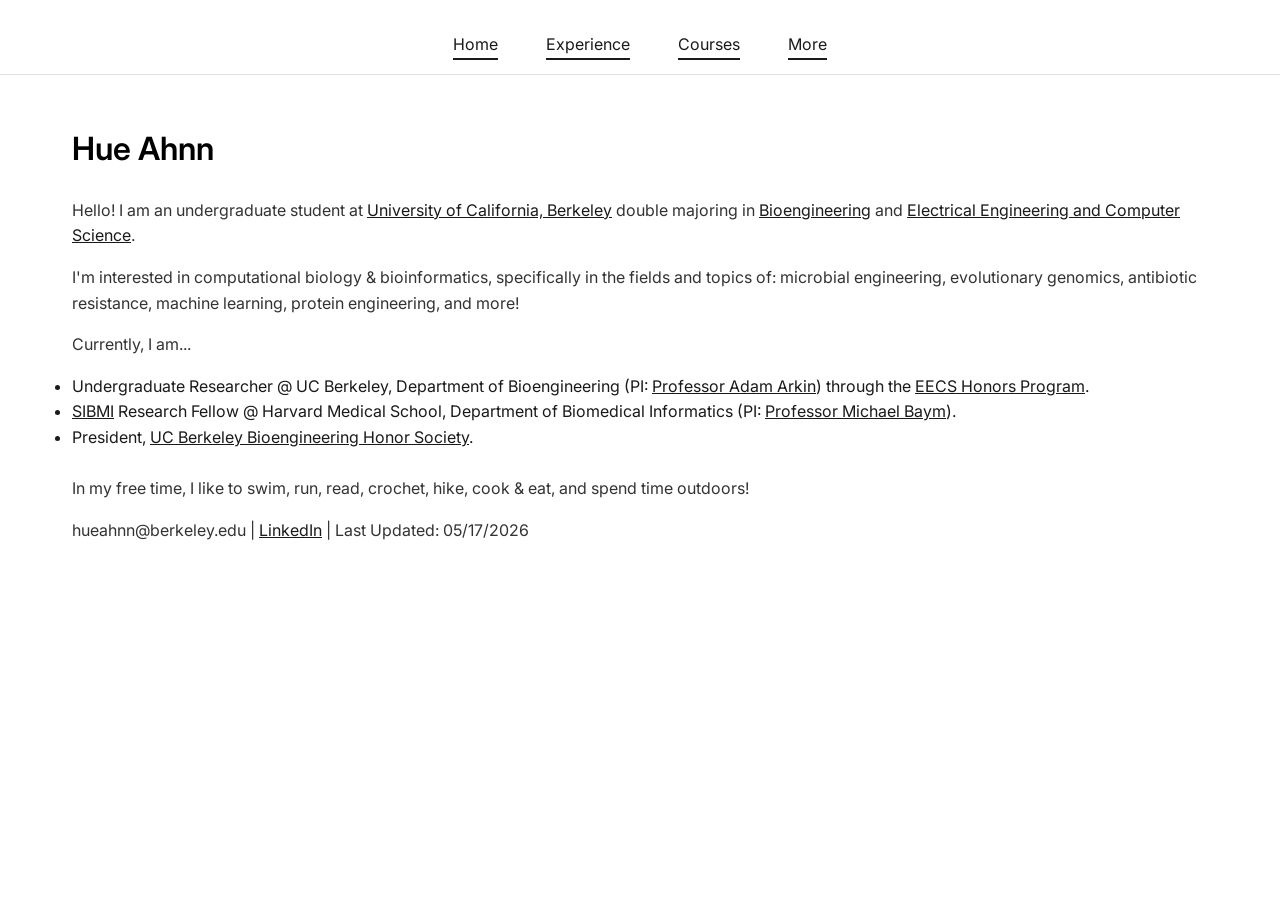
<file: index.html>
<!DOCTYPE html>
<html lang="en">
<head>
    <meta charset="UTF-8">
    <meta name="viewport" content="width=device-width, initial-scale=1.0">
    <title>Hue Ahnn</title>
    <link href="https://fonts.googleapis.com/css2?family=Canadienne+Brusher&family=Inter:wght@300;400;600&display=swap" rel="stylesheet">
    <style>
        * {
            margin: 0;
            padding: 0;
            box-sizing: border-box;
        }
        
        body {
            font-family: 'Inter', sans-serif;
            line-height: 1.6;
            background-color: #ffffff;
            color: #1a1a1a;
        }
        
        header {
            background-color: #ffffff;
            padding: 2rem 0 1rem 0;
            position: sticky;
            top: 0;
            border-bottom: 1px solid #e0e0e0;
        }
        
        .header-content {
            max-width: 1200px;
            margin: 0 auto;
            padding: 0 2rem;
            display: flex;
            flex-direction: column;
            align-items: center;
            gap: 1.5rem;
        }
        
        .site-title {
            font-family: 'Canadienne Brusher', cursive;
            font-size: 3rem;
            color: #1a1a1a;
            text-align: center;
        }
        
        nav ul {
            display: flex;
            list-style: none;
            gap: 3rem;
        }
        
        nav a {
            color: #1a1a1a;
            text-decoration: none;
            font-size: 1rem;
            padding-bottom: 0.25rem;
            border-bottom: 2px solid #1a1a1a;
            transition: color 0.3s, border-color 0.3s;
        }
        
        nav a:hover {
            color: #666666;
            border-bottom-color: #666666;
        }
        
        main {
            max-width: 1200px;
            margin: 3rem auto;
            padding: 0 2rem;
        }
        
        h1 {
            color: #000000;
            margin-bottom: 1.5rem;
            font-weight: 600;
            font-size: 2rem;
        }
        
        h2 {
            color: #1a1a1a;
            margin-top: 2.5rem;
            margin-bottom: 1rem;
            font-weight: 600;
            font-size: 1.5rem;
        }
        
        p {
            color: #333333;
            margin-bottom: 1rem;
        }
        
        .intro-section {
            margin-bottom: 3rem;
        }

        a {
            color: #1a1a1a;
            text-decoration: underline;
        }
        
        a:hover, a:visited:hover {
            color: #666666;
        }
        
        a:visited {
            color: #1a1a1a;
        }
        
        a:active {
          color: #666666; /* Selected link */
          text-decoration: underline;
        }
        
        /* Responsive design for mobile */
        @media (max-width: 768px) {
            .site-title {
                font-size: 2.5rem;
            }
            
            nav ul {
                flex-wrap: wrap;
                justify-content: center;
                gap: 1.5rem;
            }
        }
    </style>
</head>
<body>
    <header>
        <div class="header-content">
            <nav>
                <ul>
                    <li><a href="index.html">Home</a></li>
                    <li><a href="experience.html">Experience</a></li>
                    <li><a href="coursework.html">Courses</a></li>
                    <li><a href="extra.html">More</a></li>
                </ul>
            </nav>
        </div>
    </header>
    
    <main>
        <div class="intro-section">
            <h1>Hue Ahnn</h1>
            <p>Hello! I am an undergraduate student at <a href="https://engineering.berkeley.edu/" target="_blank"><u>University of California, Berkeley</u></a> double majoring in <a href="https://bioeng.berkeley.edu/" target="_blank"><u>Bioengineering</u></a> and <a href="https://eecs.berkeley.edu/" target="_blank"><u>Electrical Engineering and Computer Science</u></a>.</p>
            <p>I'm interested in computational biology & bioinformatics, specifically in the fields and topics of: microbial engineering, evolutionary genomics, antibiotic resistance, machine learning, protein engineering, and more!</p>
            <p>Currently, I am...</p>
                <ul>
                    <li>Undergraduate Researcher @ UC Berkeley, Department of Bioengineering (PI: <a href="https://arkinlab.bio/" target="_blank"><u>Professor Adam Arkin</u></a>) through the <a href="https://eecs.berkeley.edu/resources/undergrads/honors/" target="_blank"><u>EECS Honors Program</u></a>.</li>
                    <li><a href="https://dbmi.hms.harvard.edu/education/sibmi" target="_blank"><u>SIBMI</u></a> Research Fellow @ Harvard Medical School, Department of Biomedical Informatics (PI: <a href="https://baymlab.hms.harvard.edu/" target="_blank"><u>Professor Michael Baym</u></a>).</li>
                    <li>President, <a href="https://bioehs.studentorg.berkeley.edu/" target="_blank"><u>UC Berkeley Bioengineering Honor Society</u></a>.</li>
                </ul>
            <p><br>In my free time, I like to swim, run, read, crochet, hike, cook & eat, and spend time outdoors!</p>

            <p>hueahnn@berkeley.edu | <a href="www.linkedin.com/in/hueahnn" target="_blank">LinkedIn</a> | Last Updated: 05/17/2026</p>
        </div>
    </main>
</body>
</html>
</file>
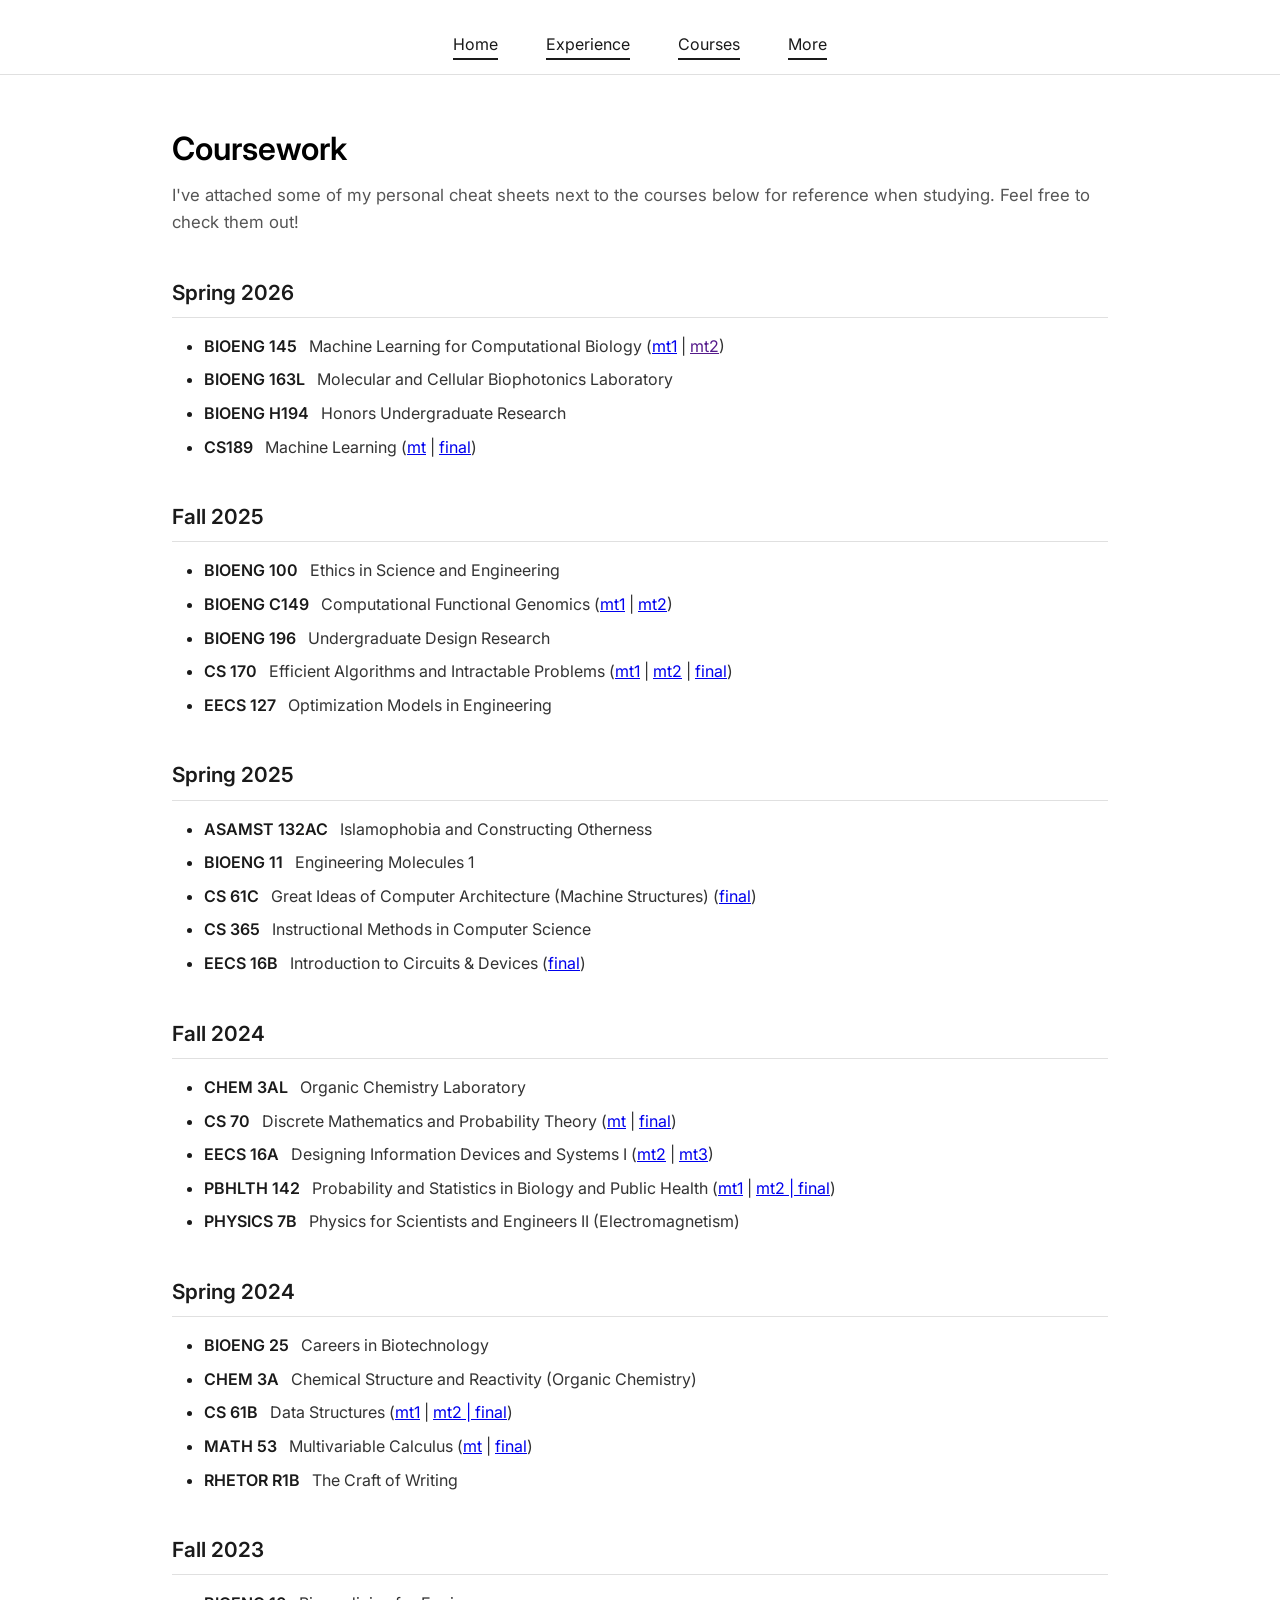
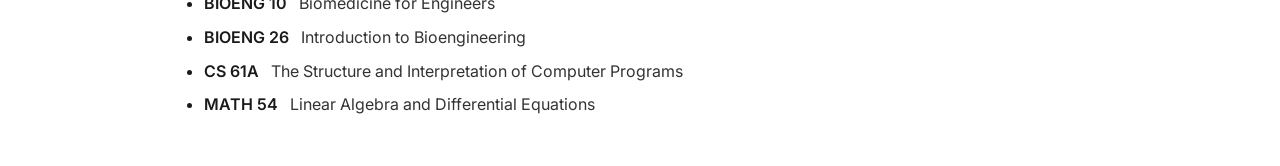
<file: coursework.html>
<!DOCTYPE html>
<html lang="en">
<head>
    <meta charset="UTF-8">
    <meta name="viewport" content="width=device-width, initial-scale=1.0">
    <title>Courses - Hue Ahnn</title>
    <link href="https://fonts.googleapis.com/css2?family=Canadienne+Brusher&family=Inter:wght@300;400;600&display=swap" rel="stylesheet">
    <style>
        * {
            margin: 0;
            padding: 0;
            box-sizing: border-box;
        }
        
        body {
            font-family: 'Inter', sans-serif;
            line-height: 1.6;
            background-color: #ffffff;
            color: #1a1a1a;
        }
        
        header {
            background-color: #ffffff;
            padding: 2rem 0 1rem 0;
            position: sticky;
            top: 0;
            border-bottom: 1px solid #e0e0e0;
        }
        
        .header-content {
            max-width: 1200px;
            margin: 0 auto;
            padding: 0 2rem;
            display: flex;
            flex-direction: column;
            align-items: center;
            gap: 1.5rem;
        }
        
        .site-title {
            font-family: 'Canadienne Brusher', cursive;
            font-size: 3rem;
            color: #1a1a1a;
            text-align: center;
        }
        
        nav ul {
            display: flex;
            list-style: none;
            gap: 3rem;
        }
        
        nav a {
            color: #1a1a1a;
            text-decoration: none;
            font-size: 1rem;
            padding-bottom: 0.25rem;
            border-bottom: 2px solid #1a1a1a;
            transition: color 0.3s, border-color 0.3s;
        }
        
        nav a:hover {
            color: #666666;
            border-bottom-color: #666666;
        }
        
        main {
            max-width: 1000px;
            margin: 3rem auto;
            padding: 0 2rem;
        }
        
        h1 {
            color: #000000;
            margin-bottom: 0.5rem;
            font-weight: 600;
            font-size: 2rem;
        }
        
        .page-description {
            color: #555555;
            margin-bottom: 2.5rem;
            font-size: 1.05rem;
        }
        
        .semester {
            margin-bottom: 2.5rem;
        }
        
        .semester-header {
            margin-bottom: 1rem;
            padding-bottom: 0.5rem;
            border-bottom: 1px solid #e0e0e0;
        }
        
        .semester-title {
            font-size: 1.3rem;
            font-weight: 600;
            color: #1a1a1a;
        }
        
        .course-list {
            list-style: disc;
            padding-left: 2rem;
        }
        
        .course {
            margin-bottom: 0.5rem;
        }
        
        .course-code {
            font-weight: 600;
            color: #1a1a1a;
            font-size: 1rem;
            margin-right: 0.5rem;
        }
        
        .course-name {
            color: #333333;
        }
        
        @media (max-width: 768px) {
            .site-title {
                font-size: 2.5rem;
            }
            
            nav ul {
                flex-wrap: wrap;
                justify-content: center;
                gap: 1.5rem;
            }
        }
    </style>
</head>
<body>
    <header>
        <div class="header-content">
            <nav>
                <ul>
                    <li><a href="index.html">Home</a></li>
                    <li><a href="experience.html">Experience</a></li>
                    <li><a href="coursework.html">Courses</a></li>
                    <li><a href="extra.html">More</a></li>
                </ul>
            </nav>
        </div>
    </header>
    
    <main>
        <h1>Coursework</h1>
        <p class="page-description">I've attached some of my personal cheat sheets next to the courses below for reference when studying. Feel free to check them out!</p>
        <div class="semester">
            <div class="semester-header">
                <h2 class="semester-title">Spring 2026</h2>
            </div>
            <ul class="course-list">
                <li class="course">
                    <span class="course-code">BIOENG 145</span>
                    <span class="course-name">Machine Learning for Computational Biology (<a href="cheatsheets/bioe145/bioe145-mt1-cheatsheet.pdf" target="_blank"><u>mt1</u></a> | <a href="" target="_blank"><u>mt2</u></a>)</span>
                </li>
                <li class="course">
                    <span class="course-code">BIOENG 163L</span>
                    <span class="course-name">Molecular and Cellular Biophotonics Laboratory</span>
                </li>
                <li class="course">
                    <span class="course-code">BIOENG H194</span>
                    <span class="course-name">Honors Undergraduate Research</span>
                </li>
                <li class="course">
                    <span class="course-code">CS189</span>
                    <span class="course-name">Machine Learning (<a href="cheatsheets/cs189/cs189-mt-cheatsheet.pdf" target="_blank"><u>mt</u></a> | <a href="cheatsheets/cs189/cs189-final-cheatsheet.pdf" target="_blank"><u>final</u></a>)</span>
                </li>
            </ul>
        </div>
        
        <div class="semester">
            <div class="semester-header">
                <h2 class="semester-title">Fall 2025</h2>
            </div>
            <ul class="course-list">
                <li class="course">
                    <span class="course-code">BIOENG 100</span>
                    <span class="course-name">Ethics in Science and Engineering</span>
                </li>
                <li class="course">
                    <span class="course-code">BIOENG C149</span>
                    <span class="course-name">Computational Functional Genomics (<a href="cheatsheets/bioec149/bioec149-mt1-cheatsheet.pdf" target="_blank"><u>mt1</u></a> | <a href="cheatsheets/bioec149/bioec149-mt2-cheatsheet.pdf" target="_blank"><u>mt2</u></a>)</span>
                </li>
                <li class="course">
                    <span class="course-code">BIOENG 196</span>
                    <span class="course-name">Undergraduate Design Research</span>
                </li>
                <li class="course">
                    <span class="course-code">CS 170</span>
                    <span class="course-name">Efficient Algorithms and Intractable Problems (<a href="cheatsheets/cs170/cs170-mt1-cheatsheet.pdf" target="_blank"><u>mt1</u></a> | <a href="cheatsheets/cs170/cs170-mt2-cheatsheet.pdf" target="_blank"><u>mt2</u></a> | <a href="cheatsheets/cs170/cs170-final-cheatsheet.pdf" target="_blank"><u>final</u></a>)</span>
                </li>
                <li class="course">
                    <span class="course-code">EECS 127</span>
                    <span class="course-name">Optimization Models in Engineering</span>
                </li>
            </ul>
        </div>
        
        <div class="semester">
            <div class="semester-header">
                <h2 class="semester-title">Spring 2025</h2>
            </div>
            <ul class="course-list">
                <li class="course">
                    <span class="course-code">ASAMST 132AC</span>
                    <span class="course-name">Islamophobia and Constructing Otherness</span>
                </li>
                <li class="course">
                    <span class="course-code">BIOENG 11</span>
                    <span class="course-name">Engineering Molecules 1</span>
                </li>
                <li class="course">
                    <span class="course-code">CS 61C</span>
                    <span class="course-name">Great Ideas of Computer Architecture (Machine Structures) (<a href="cheatsheets/cs61c/cs61c-final-cheatsheet.pdf" target="_blank"><u>final</u></a>)</span>
                </li>
                <li class="course">
                    <span class="course-code">CS 365</span>
                    <span class="course-name">Instructional Methods in Computer Science</span>
                </li>
                <li class="course">
                    <span class="course-code">EECS 16B</span>
                    <span class="course-name">Introduction to Circuits & Devices (<a href="cheatsheets/eecs16b/eecs16b-final-cheatsheet.pdf" target="_blank"><u>final</u></a>)</span>
                </li>
            </ul>
        </div>
        
        <div class="semester">
            <div class="semester-header">
                <h2 class="semester-title">Fall 2024</h2>
            </div>
            <ul class="course-list">
                <li class="course">
                    <span class="course-code">CHEM 3AL</span>
                    <span class="course-name">Organic Chemistry Laboratory</span>
                </li>
                <li class="course">
                    <span class="course-code">CS 70</span>
                    <span class="course-name">Discrete Mathematics and Probability Theory (<a href="cheatsheets/cs70/cs70-mt-cheatsheet.pdf" target="_blank"><u>mt</u></a> | <a href="cheatsheets/cs70/cs70-final-cheatsheet.pdf" target="_blank"><u>final</u></a>)</span>
                </li>
                <li class="course">
                    <span class="course-code">EECS 16A</span>
                    <span class="course-name">Designing Information Devices and Systems I (<a href="cheatsheets/eecs16a/eecs16a-mt2-cheatsheet.pdf" target="_blank"><u>mt2</u></a> | <a href="cheatsheets/eecs16a/eecs16a-mt3-cheatsheet.pdf" target="_blank"><u>mt3</u></a>)</span>
                </li>
                <li class="course">
                    <span class="course-code">PBHLTH 142</span>
                    <span class="course-name">Probability and Statistics in Biology and Public Health (<a href="cheatsheets/pbhlth142/pbhlth142-mt1-cheatsheet.pdf" target="_blank"><u>mt1</u></a> | <a href="cheatsheets/pbhlth142/pbhlth142-mt2-cheatsheet.pdf" target="_blank"><u>mt2</u> | <a href="cheatsheets/pbhlth142/pbhlth142-final-cheatsheet.pdf" target="_blank"><u>final</u></a>)</span>
                </li>
                <li class="course">
                    <span class="course-code">PHYSICS 7B</span>
                    <span class="course-name">Physics for Scientists and Engineers II (Electromagnetism)</span>
                </li>
            </ul>
        </div>

        <div class="semester">
            <div class="semester-header">
                <h2 class="semester-title">Spring 2024</h2>
            </div>
            <ul class="course-list">
                <li class="course">
                    <span class="course-code">BIOENG 25</span>
                    <span class="course-name">Careers in Biotechnology</span>
                </li>
                <li class="course">
                    <span class="course-code">CHEM 3A</span>
                    <span class="course-name">Chemical Structure and Reactivity (Organic Chemistry)</span>
                </li>
                <li class="course">
                    <span class="course-code">CS 61B</span>
                    <span class="course-name">Data Structures (<a href="cheatsheets/cs61b/cs61b-mt1-cheatsheet.pdf" target="_blank"><u>mt1</u></a> | <a href="cheatsheets/cs61b/cs61b-mt2-cheatsheet.pdf" target="_blank"><u>mt2</u> | <a href="cheatsheets/cs61b/cs61b-final-cheatsheet.pdf" target="_blank"><u>final</u></a>)</span>
                </li>
                <li class="course">
                    <span class="course-code">MATH 53</span>
                    <span class="course-name">Multivariable Calculus (<a href="cheatsheets/math53/math53-mt-cheatsheet.pdf" target="_blank"><u>mt</u></a> | <a href="cheatsheets/math53/math53-final-cheatsheet.pdf" target="_blank"><u>final</u></a>)</span>
                </li>
                <li class="course">
                    <span class="course-code">RHETOR R1B</span>
                    <span class="course-name">The Craft of Writing</span>
                </li>
            </ul>
        </div>

        <div class="semester">
            <div class="semester-header">
                <h2 class="semester-title">Fall 2023</h2>
            </div>
            <ul class="course-list">
                <li class="course">
                    <span class="course-code">BIOENG 10</span>
                    <span class="course-name">Biomedicine for Engineers</span>
                </li>
                <li class="course">
                    <span class="course-code">BIOENG 26</span>
                    <span class="course-name">Introduction to Bioengineering</span>
                </li>
                <li class="course">
                    <span class="course-code">CS 61A</span>
                    <span class="course-name">The Structure and Interpretation of Computer Programs</span>
                </li>
                <li class="course">
                    <span class="course-code">MATH 54</span>
                    <span class="course-name">Linear Algebra and Differential Equations</span>
                </li>
            </ul>
        </div>
    </main>
</body>
</html>
</file>
